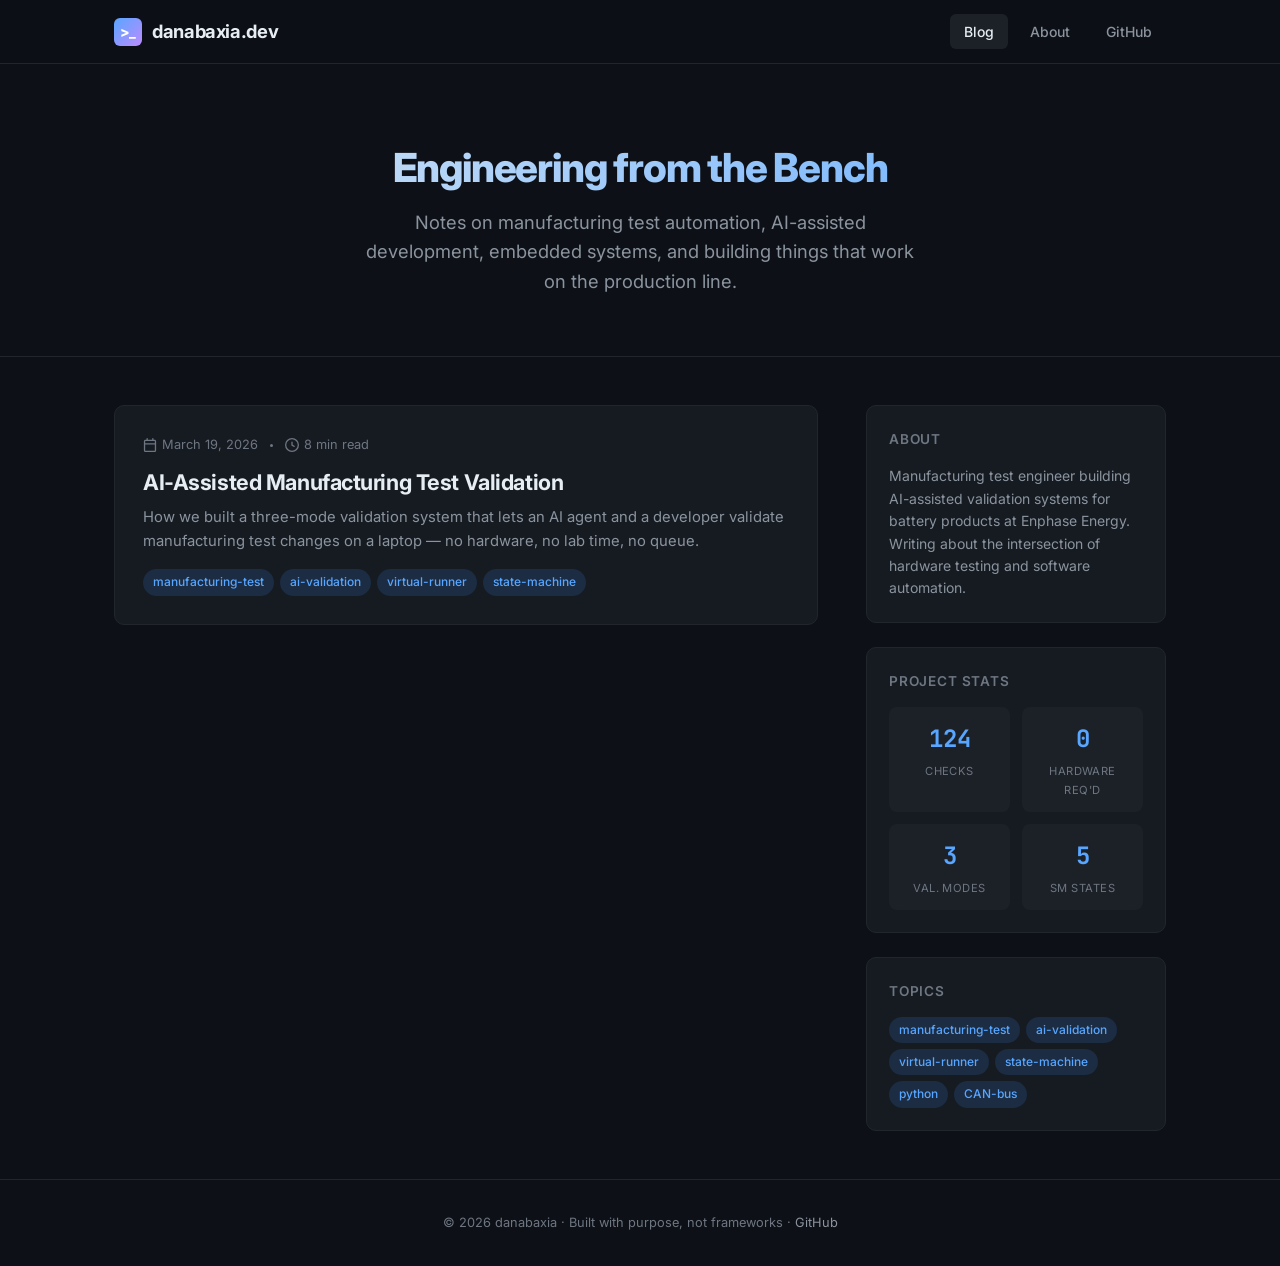
<file: index.html>
<!DOCTYPE html>
<html lang="en">
<head>
  <meta charset="UTF-8">
  <meta name="viewport" content="width=device-width, initial-scale=1.0">
  <title>danabaxia — Engineering Blog</title>
  <meta name="description" content="Technical blog on manufacturing test automation, AI-assisted development, embedded systems, and software engineering.">
  <meta property="og:title" content="danabaxia — Engineering Blog">
  <meta property="og:description" content="Notes on manufacturing test automation, AI-assisted development, and building things that work on the production line.">
  <meta property="og:type" content="website">
  <meta property="og:url" content="https://danabaxia.github.io">
  <meta name="twitter:card" content="summary">
  <link rel="preconnect" href="https://fonts.googleapis.com">
  <link rel="preconnect" href="https://fonts.gstatic.com" crossorigin>
  <link href="https://fonts.googleapis.com/css2?family=Inter:wght@400;500;600;700;800&family=JetBrains+Mono:wght@400;500&display=swap" rel="stylesheet">
  <link rel="stylesheet" href="css/style.css">
</head>
<body>

  <!-- Header -->
  <header class="site-header">
    <div class="header-inner">
      <a href="index.html" class="site-logo">
        <span class="logo-icon">&gt;_</span>
        danabaxia.dev
      </a>
      <nav class="site-nav">
        <a href="index.html" class="active">Blog</a>
        <a href="about.html">About</a>
        <a href="https://github.com/danabaxia" target="_blank" rel="noopener">GitHub</a>
      </nav>
    </div>
  </header>

  <!-- Hero -->
  <section class="hero">
    <h1>Engineering from the Bench</h1>
    <p>Notes on manufacturing test automation, AI-assisted development, embedded systems, and building things that work on the production line.</p>
  </section>

  <!-- Main Content -->
  <main class="container">
    <div class="content-wrapper">

      <!-- Post List -->
      <div class="post-list">

        <article class="post-card">
          <div class="post-card-meta">
            <span class="post-card-date">
              <svg width="14" height="14" viewBox="0 0 16 16" fill="currentColor"><path d="M4.75 0a.75.75 0 0 1 .75.75V2h5V.75a.75.75 0 0 1 1.5 0V2h1.25c.966 0 1.75.784 1.75 1.75v10.5A1.75 1.75 0 0 1 13.25 16H2.75A1.75 1.75 0 0 1 1 14.25V3.75C1 2.784 1.784 2 2.75 2H4V.75A.75.75 0 0 1 4.75 0ZM2.5 7.5v6.75c0 .138.112.25.25.25h10.5a.25.25 0 0 0 .25-.25V7.5Zm10.75-4H2.75a.25.25 0 0 0-.25.25V6h11V3.75a.25.25 0 0 0-.25-.25Z"/></svg>
              March 19, 2026
            </span>
            <span class="meta-dot"></span>
            <span class="reading-time">
              <svg width="14" height="14" viewBox="0 0 16 16" fill="currentColor"><path d="M8 0a8 8 0 1 1 0 16A8 8 0 0 1 8 0ZM1.5 8a6.5 6.5 0 1 0 13 0 6.5 6.5 0 0 0-13 0Zm7.25-3.25v2.992l2.028 1.014a.75.75 0 0 1-.557 1.392l-2.5-1.25A.75.75 0 0 1 7.25 8.25v-3.5a.75.75 0 0 1 1.5 0Z"/></svg>
              8 min read
            </span>
          </div>
          <h2><a href="posts/ai-assisted-manufacturing-test-validation.html">AI-Assisted Manufacturing Test Validation</a></h2>
          <p class="post-card-excerpt">
            How we built a three-mode validation system that lets an AI agent and a developer validate manufacturing test changes on a laptop &mdash; no hardware, no lab time, no queue.
          </p>
          <div class="post-card-tags">
            <span class="tag">manufacturing-test</span>
            <span class="tag">ai-validation</span>
            <span class="tag">virtual-runner</span>
            <span class="tag">state-machine</span>
          </div>
        </article>

      </div>

      <!-- Sidebar -->
      <aside class="sidebar">

        <div class="sidebar-widget about-brief">
          <h3>About</h3>
          <p>Manufacturing test engineer building AI-assisted validation systems for battery products at Enphase Energy. Writing about the intersection of hardware testing and software automation.</p>
        </div>

        <div class="sidebar-widget">
          <h3>Project Stats</h3>
          <div class="stat-grid">
            <div class="stat-item">
              <div class="stat-number">124</div>
              <div class="stat-label">Checks</div>
            </div>
            <div class="stat-item">
              <div class="stat-number">0</div>
              <div class="stat-label">Hardware Req'd</div>
            </div>
            <div class="stat-item">
              <div class="stat-number">3</div>
              <div class="stat-label">Val. Modes</div>
            </div>
            <div class="stat-item">
              <div class="stat-number">5</div>
              <div class="stat-label">SM States</div>
            </div>
          </div>
        </div>

        <div class="sidebar-widget">
          <h3>Topics</h3>
          <div class="tag-cloud">
            <span class="tag">manufacturing-test</span>
            <span class="tag">ai-validation</span>
            <span class="tag">virtual-runner</span>
            <span class="tag">state-machine</span>
            <span class="tag">python</span>
            <span class="tag">CAN-bus</span>
          </div>
        </div>

      </aside>

    </div>
  </main>

  <!-- Footer -->
  <footer class="site-footer">
    <p>&copy; 2026 danabaxia &middot; Built with purpose, not frameworks &middot; <a href="https://github.com/danabaxia" target="_blank" rel="noopener">GitHub</a></p>
  </footer>

</body>
</html>
</file>
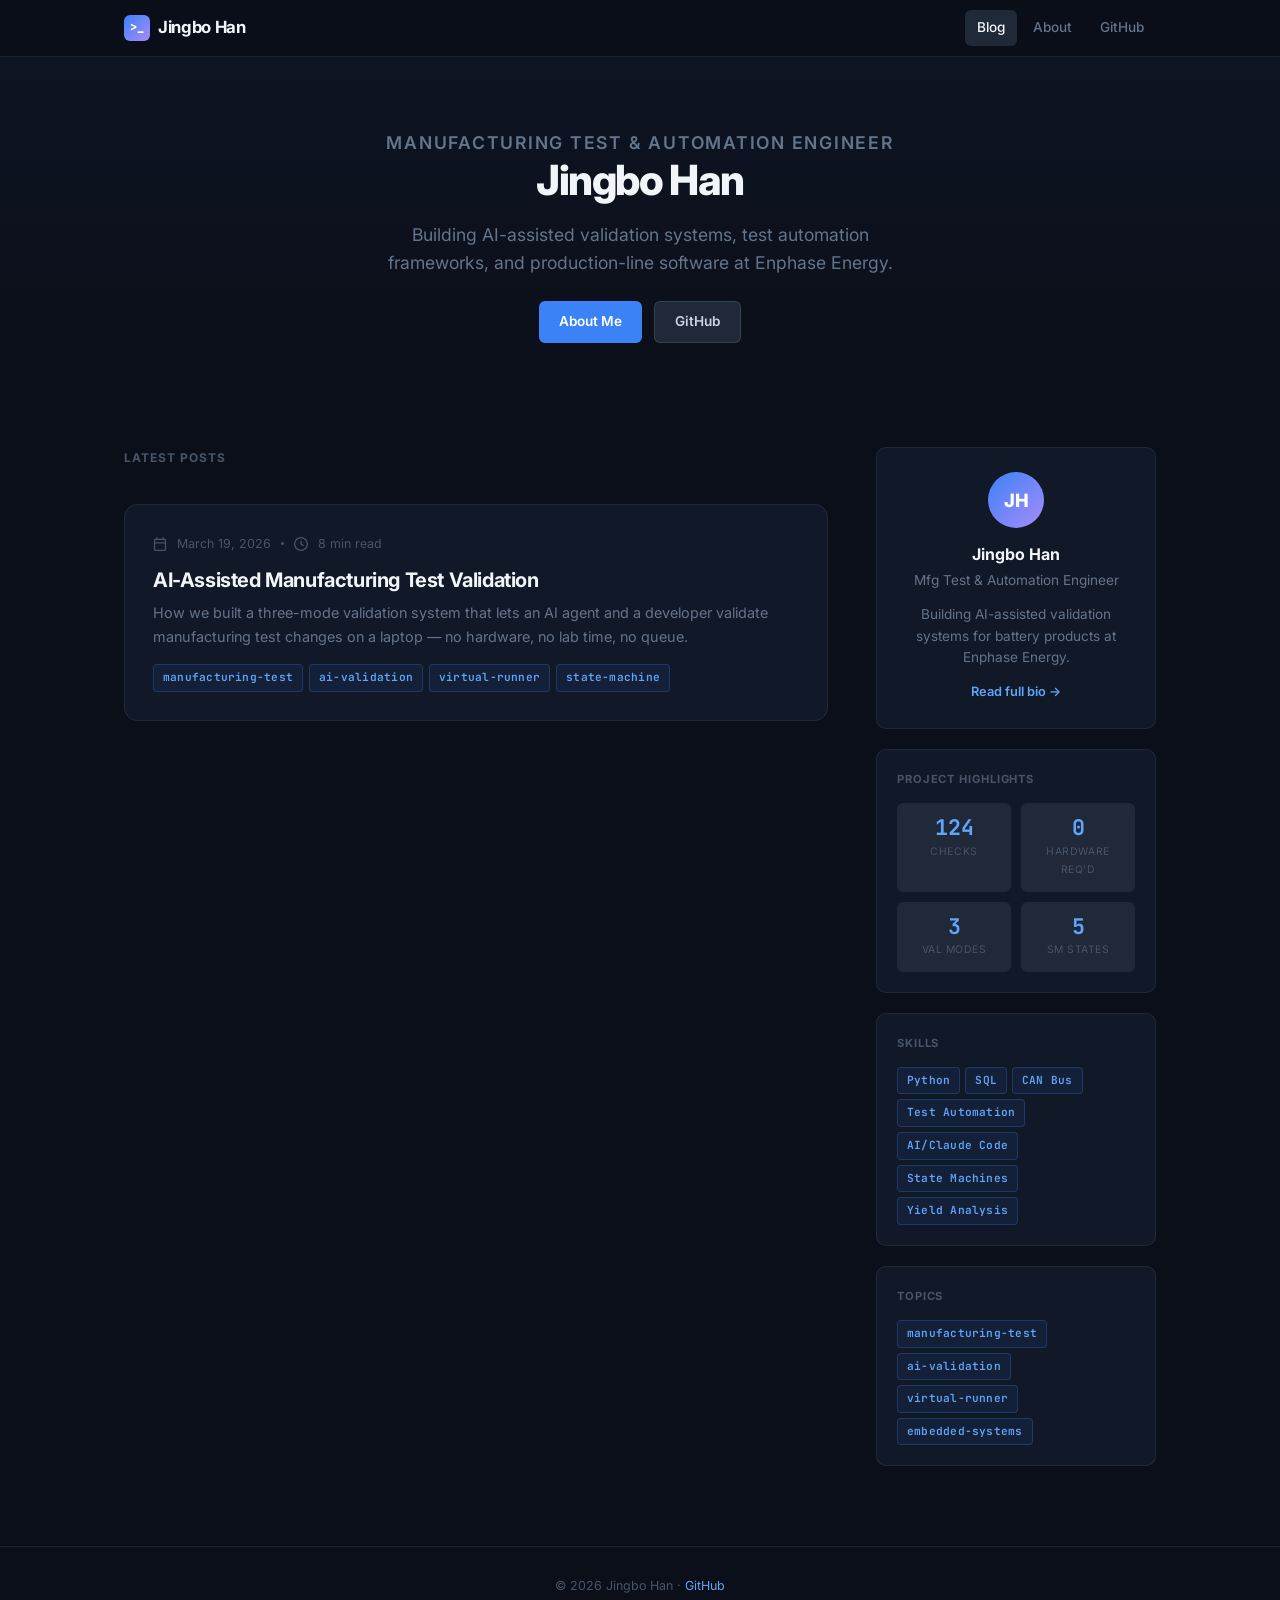
<file: docs/index.html>
<!DOCTYPE html>
<html lang="en">
<head>
  <meta charset="utf-8">
  <meta name="viewport" content="width=device-width, initial-scale=1">
  <title>Jingbo Han — Manufacturing Test &amp; Automation Engineer</title>
  <meta name="description" content="Jingbo Han's engineering blog — manufacturing test automation, AI-assisted development, embedded systems, and production-line software at Enphase Energy.">

  <!-- Open Graph -->
  <meta property="og:type" content="website">
  <meta property="og:title" content="Jingbo Han — Manufacturing Test & Automation Engineer">
  <meta property="og:description" content="Engineering blog on manufacturing test automation, AI-assisted validation, and building things that work on the production line.">
  <meta property="og:url" content="https://danabaxia.github.io">

  <!-- Twitter Card -->
  <meta name="twitter:card" content="summary">
  <meta name="twitter:title" content="Jingbo Han — Engineering Blog">
  <meta name="twitter:description" content="Manufacturing test automation, AI-assisted validation, and production-line software.">

  <link rel="canonical" href="https://danabaxia.github.io">
  <link rel="stylesheet" href="css/style.css">
</head>
<body>

  <nav aria-label="Main navigation">
    <div class="nav-inner">
      <a href="index.html" class="nav-brand">
        <span class="nav-brand-icon">&gt;_</span>
        Jingbo Han
      </a>
      <div class="nav-links">
        <a href="index.html" aria-current="page">Blog</a>
        <a href="about.html">About</a>
        <a href="https://github.com/danabaxia" target="_blank" rel="noopener">GitHub</a>
      </div>
    </div>
  </nav>

  <header class="page-hero">
    <p class="hero-eyebrow">Manufacturing Test &amp; Automation Engineer</p>
    <h1>Jingbo Han</h1>
    <p>Building AI-assisted validation systems, test automation frameworks, and production-line software at Enphase Energy.</p>
    <div class="hero-cta">
      <a href="about.html" class="btn-primary">About Me</a>
      <a href="https://github.com/danabaxia" target="_blank" rel="noopener" class="btn-secondary">GitHub</a>
    </div>
  </header>

  <main class="page-body">
    <div class="two-col">

      <div class="post-feed">
        <h2 class="section-title">Latest Posts</h2>

        <article class="post-card">
          <div class="post-card__meta">
            <svg width="14" height="14" viewBox="0 0 16 16" fill="currentColor"><path d="M4.75 0a.75.75 0 0 1 .75.75V2h5V.75a.75.75 0 0 1 1.5 0V2h1.25c.966 0 1.75.784 1.75 1.75v10.5A1.75 1.75 0 0 1 13.25 16H2.75A1.75 1.75 0 0 1 1 14.25V3.75C1 2.784 1.784 2 2.75 2H4V.75A.75.75 0 0 1 4.75 0ZM2.5 7.5v6.75c0 .138.112.25.25.25h10.5a.25.25 0 0 0 .25-.25V7.5Zm10.75-4H2.75a.25.25 0 0 0-.25.25V6h11V3.75a.25.25 0 0 0-.25-.25Z"/></svg>
            <time datetime="2026-03-19">March 19, 2026</time>
            <span class="post-card__meta-sep"></span>
            <svg width="14" height="14" viewBox="0 0 16 16" fill="currentColor"><path d="M8 0a8 8 0 1 1 0 16A8 8 0 0 1 8 0ZM1.5 8a6.5 6.5 0 1 0 13 0 6.5 6.5 0 0 0-13 0Zm7.25-3.25v2.992l2.028 1.014a.75.75 0 0 1-.557 1.392l-2.5-1.25A.75.75 0 0 1 7.25 8.25v-3.5a.75.75 0 0 1 1.5 0Z"/></svg>
            <span>8 min read</span>
          </div>
          <h3 class="post-card__title">
            <a href="posts/ai-assisted-manufacturing-test-validation.html">AI-Assisted Manufacturing Test Validation</a>
          </h3>
          <p class="post-card__excerpt">How we built a three-mode validation system that lets an AI agent and a developer validate manufacturing test changes on a laptop &mdash; no hardware, no lab time, no queue.</p>
          <div class="tag-row">
            <span class="tag">manufacturing-test</span>
            <span class="tag">ai-validation</span>
            <span class="tag">virtual-runner</span>
            <span class="tag">state-machine</span>
          </div>
        </article>
      </div>

      <aside class="sidebar">
        <div class="widget about-widget">
          <div class="about-mini-avatar">JH</div>
          <h3 class="about-mini-name">Jingbo Han</h3>
          <p class="about-mini-title">Mfg Test &amp; Automation Engineer</p>
          <p>Building AI-assisted validation systems for battery products at Enphase Energy.</p>
          <a href="about.html" class="widget-link">Read full bio &rarr;</a>
        </div>

        <div class="widget">
          <h3 class="widget__heading">Project Highlights</h3>
          <div class="stat-grid">
            <div class="stat-card">
              <div class="stat-card__number">124</div>
              <div class="stat-card__label">Checks</div>
            </div>
            <div class="stat-card">
              <div class="stat-card__number">0</div>
              <div class="stat-card__label">Hardware Req'd</div>
            </div>
            <div class="stat-card">
              <div class="stat-card__number">3</div>
              <div class="stat-card__label">Val Modes</div>
            </div>
            <div class="stat-card">
              <div class="stat-card__number">5</div>
              <div class="stat-card__label">SM States</div>
            </div>
          </div>
        </div>

        <div class="widget">
          <h3 class="widget__heading">Skills</h3>
          <div class="tag-cloud">
            <span class="tag">Python</span>
            <span class="tag">SQL</span>
            <span class="tag">CAN Bus</span>
            <span class="tag">Test Automation</span>
            <span class="tag">AI/Claude Code</span>
            <span class="tag">State Machines</span>
            <span class="tag">Yield Analysis</span>
          </div>
        </div>

        <div class="widget">
          <h3 class="widget__heading">Topics</h3>
          <div class="tag-cloud">
            <span class="tag">manufacturing-test</span>
            <span class="tag">ai-validation</span>
            <span class="tag">virtual-runner</span>
            <span class="tag">embedded-systems</span>
          </div>
        </div>
      </aside>

    </div>
  </main>

  <footer aria-label="Site footer">
    <p>&copy; 2026 Jingbo Han &middot; <a href="https://github.com/danabaxia" target="_blank" rel="noopener">GitHub</a></p>
  </footer>

</body>
</html>
</file>
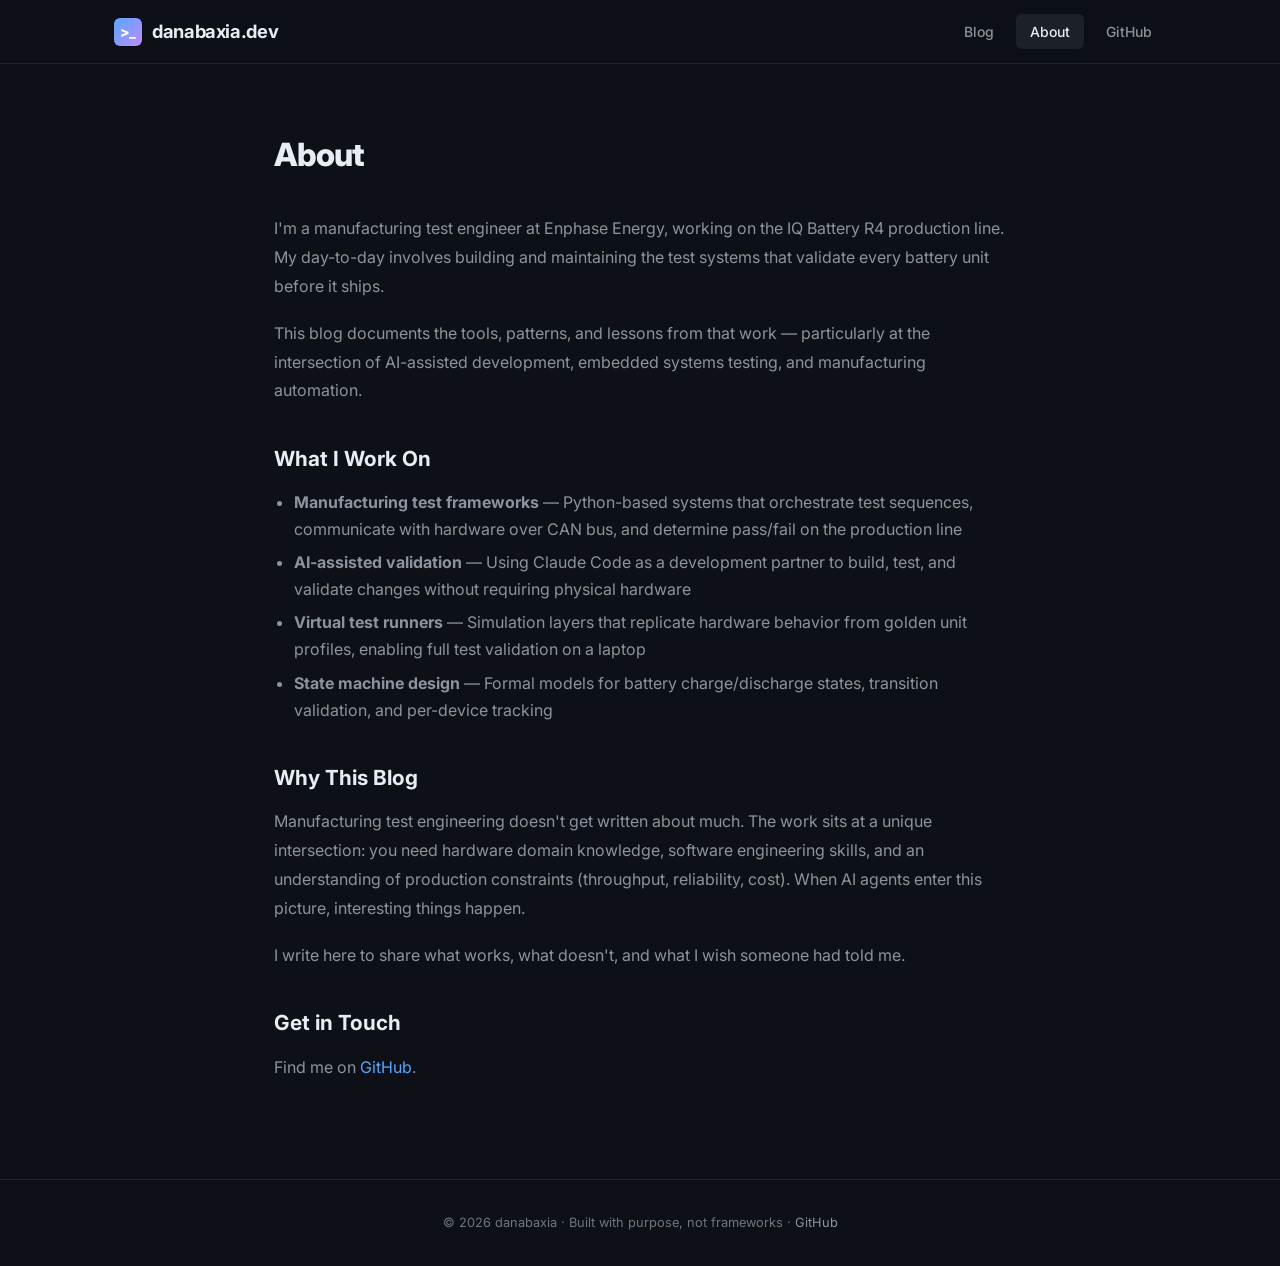
<file: about.html>
<!DOCTYPE html>
<html lang="en">
<head>
  <meta charset="UTF-8">
  <meta name="viewport" content="width=device-width, initial-scale=1.0">
  <title>About — danabaxia</title>
  <meta name="description" content="Manufacturing test engineer building AI-assisted validation systems at Enphase Energy.">
  <link rel="preconnect" href="https://fonts.googleapis.com">
  <link rel="preconnect" href="https://fonts.gstatic.com" crossorigin>
  <link href="https://fonts.googleapis.com/css2?family=Inter:wght@400;500;600;700;800&family=JetBrains+Mono:wght@400;500&display=swap" rel="stylesheet">
  <link rel="stylesheet" href="css/style.css">
</head>
<body>

  <!-- Header -->
  <header class="site-header">
    <div class="header-inner">
      <a href="index.html" class="site-logo">
        <span class="logo-icon">&gt;_</span>
        danabaxia.dev
      </a>
      <nav class="site-nav">
        <a href="index.html">Blog</a>
        <a href="about.html" class="active">About</a>
        <a href="https://github.com/danabaxia" target="_blank" rel="noopener">GitHub</a>
      </nav>
    </div>
  </header>

  <div class="about-content">
    <h1>About</h1>

    <p>I'm a manufacturing test engineer at Enphase Energy, working on the IQ Battery R4 production line. My day-to-day involves building and maintaining the test systems that validate every battery unit before it ships.</p>

    <p>This blog documents the tools, patterns, and lessons from that work &mdash; particularly at the intersection of AI-assisted development, embedded systems testing, and manufacturing automation.</p>

    <h2>What I Work On</h2>
    <ul>
      <li><strong>Manufacturing test frameworks</strong> &mdash; Python-based systems that orchestrate test sequences, communicate with hardware over CAN bus, and determine pass/fail on the production line</li>
      <li><strong>AI-assisted validation</strong> &mdash; Using Claude Code as a development partner to build, test, and validate changes without requiring physical hardware</li>
      <li><strong>Virtual test runners</strong> &mdash; Simulation layers that replicate hardware behavior from golden unit profiles, enabling full test validation on a laptop</li>
      <li><strong>State machine design</strong> &mdash; Formal models for battery charge/discharge states, transition validation, and per-device tracking</li>
    </ul>

    <h2>Why This Blog</h2>
    <p>Manufacturing test engineering doesn't get written about much. The work sits at a unique intersection: you need hardware domain knowledge, software engineering skills, and an understanding of production constraints (throughput, reliability, cost). When AI agents enter this picture, interesting things happen.</p>

    <p>I write here to share what works, what doesn't, and what I wish someone had told me.</p>

    <h2>Get in Touch</h2>
    <p>Find me on <a href="https://github.com/danabaxia" target="_blank" rel="noopener">GitHub</a>.</p>
  </div>

  <!-- Footer -->
  <footer class="site-footer">
    <p>&copy; 2026 danabaxia &middot; Built with purpose, not frameworks &middot; <a href="https://github.com/danabaxia" target="_blank" rel="noopener">GitHub</a></p>
  </footer>

</body>
</html>
</file>
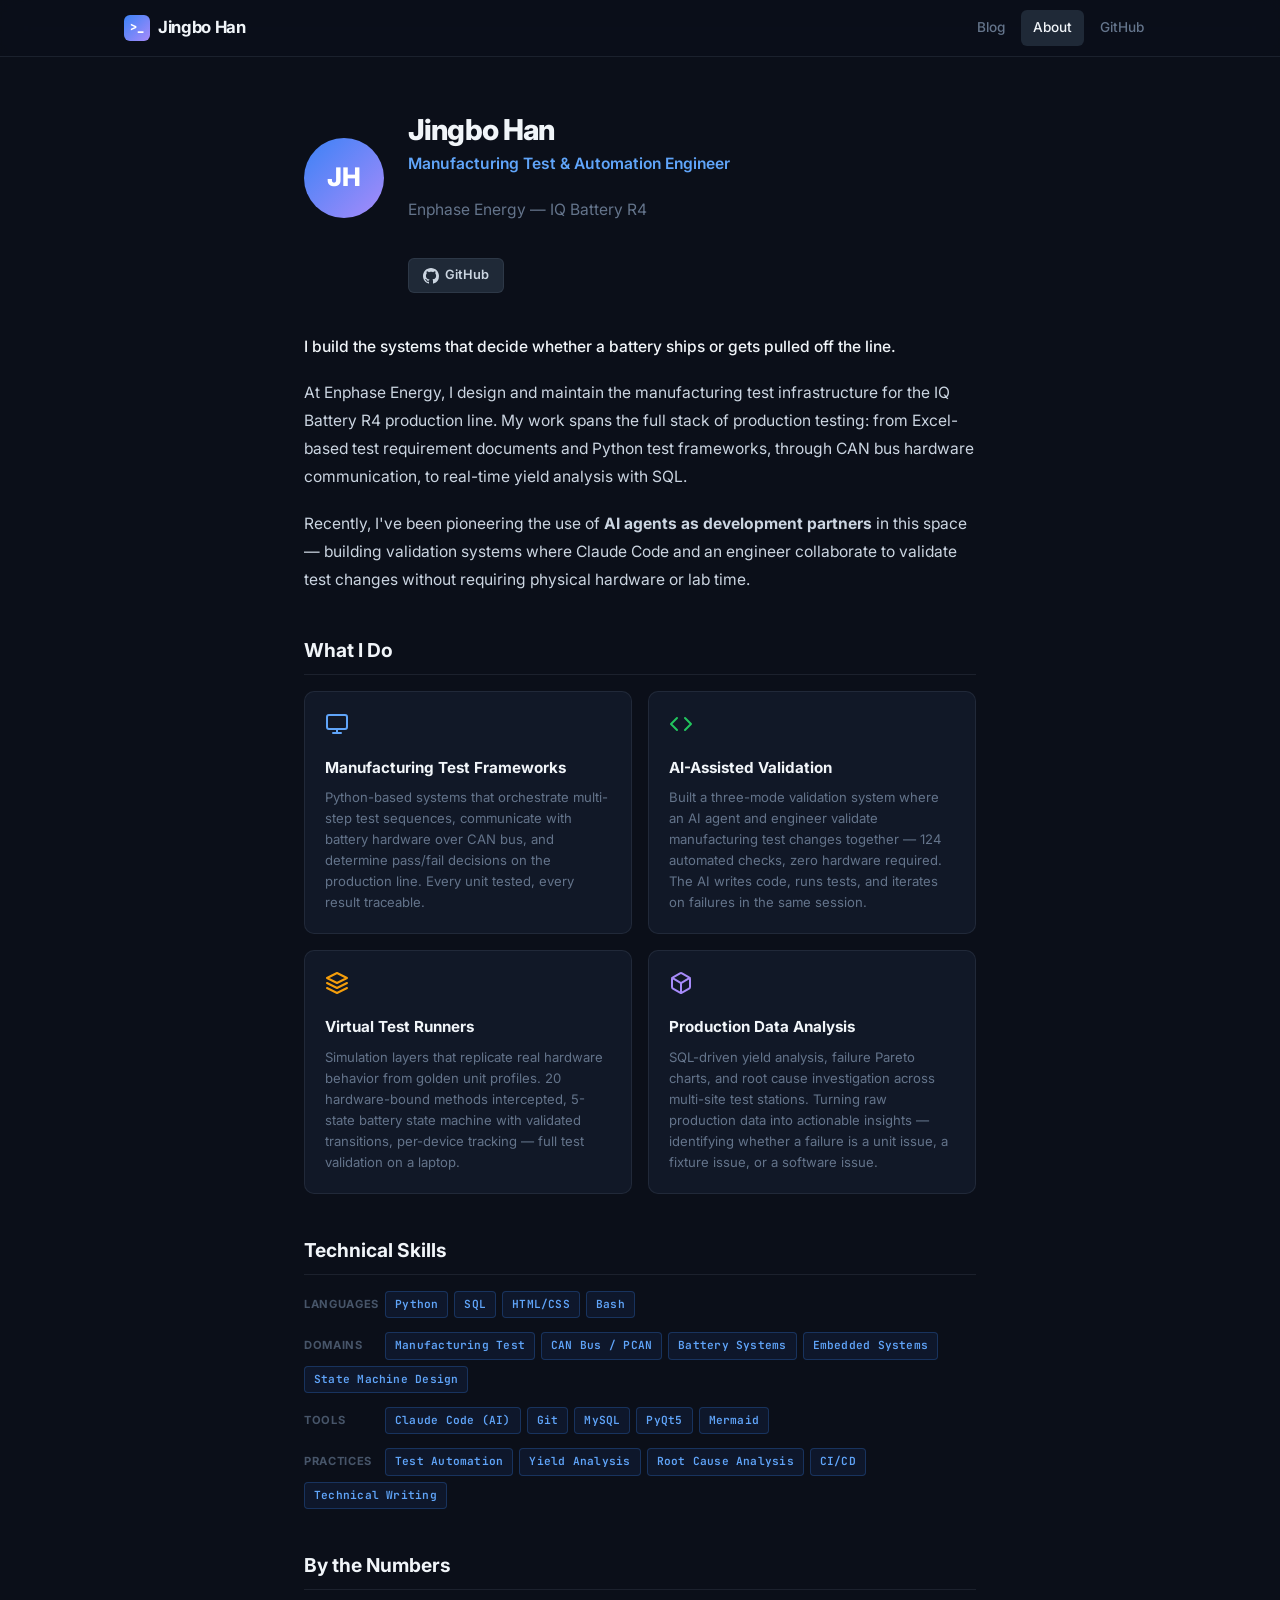
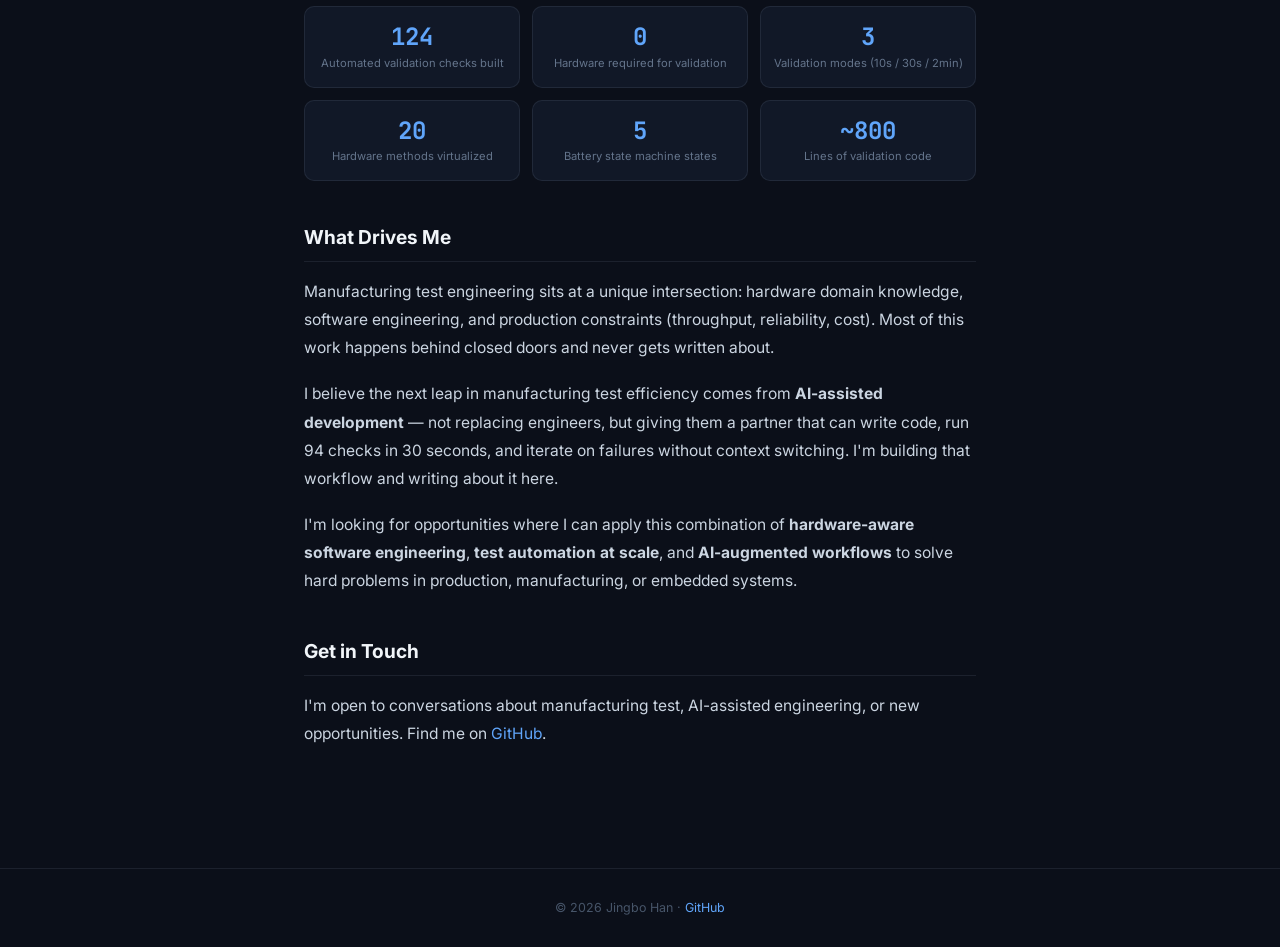
<file: docs/about.html>
<!DOCTYPE html>
<html lang="en">
<head>
  <meta charset="utf-8">
  <meta name="viewport" content="width=device-width, initial-scale=1">
  <title>About — Jingbo Han | Manufacturing Test &amp; Automation Engineer</title>
  <meta name="description" content="Jingbo Han — Manufacturing test engineer at Enphase Energy specializing in AI-assisted validation, Python test frameworks, embedded systems, and production automation.">

  <meta property="og:type" content="profile">
  <meta property="og:title" content="Jingbo Han — Manufacturing Test & Automation Engineer">
  <meta property="og:description" content="Building AI-assisted validation systems for battery manufacturing at Enphase Energy.">
  <meta property="og:url" content="https://danabaxia.github.io/about.html">

  <link rel="canonical" href="https://danabaxia.github.io/about.html">

  <!-- JSON-LD Person Schema -->
  <script type="application/ld+json">
  {
    "@context": "https://schema.org",
    "@type": "Person",
    "name": "Jingbo Han",
    "url": "https://danabaxia.github.io",
    "jobTitle": "Manufacturing Test Engineer",
    "worksFor": {
      "@type": "Organization",
      "name": "Enphase Energy"
    },
    "knowsAbout": [
      "Manufacturing Test Automation",
      "Python",
      "AI-Assisted Development",
      "CAN Bus Communication",
      "State Machine Design",
      "Embedded Systems Testing",
      "Data Analysis",
      "SQL"
    ],
    "sameAs": [
      "https://github.com/danabaxia"
    ]
  }
  </script>

  <link rel="stylesheet" href="css/style.css">
</head>
<body>

  <nav aria-label="Main navigation">
    <div class="nav-inner">
      <a href="index.html" class="nav-brand">
        <span class="nav-brand-icon">&gt;_</span>
        Jingbo Han
      </a>
      <div class="nav-links">
        <a href="index.html">Blog</a>
        <a href="about.html" aria-current="page">About</a>
        <a href="https://github.com/danabaxia" target="_blank" rel="noopener">GitHub</a>
      </div>
    </div>
  </nav>

  <main class="about-body">

    <!-- Identity Header -->
    <div class="about-header">
      <div class="about-avatar">JH</div>
      <div>
        <h1>Jingbo Han</h1>
        <p class="about-role">Manufacturing Test &amp; Automation Engineer</p>
        <p class="about-org">Enphase Energy &mdash; IQ Battery R4</p>
      </div>
    </div>

    <div class="about-links">
      <a href="https://github.com/danabaxia" target="_blank" rel="noopener" class="about-link-btn">
        <svg width="16" height="16" viewBox="0 0 16 16" fill="currentColor"><path d="M8 0C3.58 0 0 3.58 0 8c0 3.54 2.29 6.53 5.47 7.59.4.07.55-.17.55-.38 0-.19-.01-.82-.01-1.49-2.01.37-2.53-.49-2.69-.94-.09-.23-.48-.94-.82-1.13-.28-.15-.68-.52-.01-.53.63-.01 1.08.58 1.23.82.72 1.21 1.87.87 2.33.66.07-.52.28-.87.51-1.07-1.78-.2-3.64-.89-3.64-3.95 0-.87.31-1.59.82-2.15-.08-.2-.36-1.02.08-2.12 0 0 .67-.21 2.2.82.64-.18 1.32-.27 2-.27.68 0 1.36.09 2 .27 1.53-1.04 2.2-.82 2.2-.82.44 1.1.16 1.92.08 2.12.51.56.82 1.27.82 2.15 0 3.07-1.87 3.75-3.65 3.95.29.25.54.73.54 1.48 0 1.07-.01 1.93-.01 2.2 0 .21.15.46.55.38A8.013 8.013 0 0016 8c0-4.42-3.58-8-8-8z"/></svg>
        GitHub
      </a>
    </div>

    <!-- Intro -->
    <section class="about-section">
      <p class="about-lead">I build the systems that decide whether a battery ships or gets pulled off the line.</p>

      <p>At Enphase Energy, I design and maintain the manufacturing test infrastructure for the IQ Battery R4 production line. My work spans the full stack of production testing: from Excel-based test requirement documents and Python test frameworks, through CAN bus hardware communication, to real-time yield analysis with SQL.</p>

      <p>Recently, I've been pioneering the use of <strong>AI agents as development partners</strong> in this space &mdash; building validation systems where Claude Code and an engineer collaborate to validate test changes without requiring physical hardware or lab time.</p>
    </section>

    <!-- What I Do -->
    <section class="about-section">
      <h2>What I Do</h2>

      <div class="skill-grid">
        <div class="skill-card">
          <div class="skill-card__icon" style="color: var(--accent-light);">
            <svg width="24" height="24" viewBox="0 0 24 24" fill="none" stroke="currentColor" stroke-width="2" stroke-linecap="round" stroke-linejoin="round"><rect x="2" y="3" width="20" height="14" rx="2"/><line x1="8" y1="21" x2="16" y2="21"/><line x1="12" y1="17" x2="12" y2="21"/></svg>
          </div>
          <h3>Manufacturing Test Frameworks</h3>
          <p>Python-based systems that orchestrate multi-step test sequences, communicate with battery hardware over CAN bus, and determine pass/fail decisions on the production line. Every unit tested, every result traceable.</p>
        </div>

        <div class="skill-card">
          <div class="skill-card__icon" style="color: var(--green);">
            <svg width="24" height="24" viewBox="0 0 24 24" fill="none" stroke="currentColor" stroke-width="2" stroke-linecap="round" stroke-linejoin="round"><polyline points="16 18 22 12 16 6"/><polyline points="8 6 2 12 8 18"/></svg>
          </div>
          <h3>AI-Assisted Validation</h3>
          <p>Built a three-mode validation system where an AI agent and engineer validate manufacturing test changes together &mdash; 124 automated checks, zero hardware required. The AI writes code, runs tests, and iterates on failures in the same session.</p>
        </div>

        <div class="skill-card">
          <div class="skill-card__icon" style="color: var(--amber);">
            <svg width="24" height="24" viewBox="0 0 24 24" fill="none" stroke="currentColor" stroke-width="2" stroke-linecap="round" stroke-linejoin="round"><path d="M12 2L2 7l10 5 10-5-10-5z"/><path d="M2 17l10 5 10-5"/><path d="M2 12l10 5 10-5"/></svg>
          </div>
          <h3>Virtual Test Runners</h3>
          <p>Simulation layers that replicate real hardware behavior from golden unit profiles. 20 hardware-bound methods intercepted, 5-state battery state machine with validated transitions, per-device tracking &mdash; full test validation on a laptop.</p>
        </div>

        <div class="skill-card">
          <div class="skill-card__icon" style="color: var(--purple);">
            <svg width="24" height="24" viewBox="0 0 24 24" fill="none" stroke="currentColor" stroke-width="2" stroke-linecap="round" stroke-linejoin="round"><path d="M21 16V8a2 2 0 00-1-1.73l-7-4a2 2 0 00-2 0l-7 4A2 2 0 003 8v8a2 2 0 001 1.73l7 4a2 2 0 002 0l7-4A2 2 0 0021 16z"/><polyline points="3.27 6.96 12 12.01 20.73 6.96"/><line x1="12" y1="22.08" x2="12" y2="12"/></svg>
          </div>
          <h3>Production Data Analysis</h3>
          <p>SQL-driven yield analysis, failure Pareto charts, and root cause investigation across multi-site test stations. Turning raw production data into actionable insights &mdash; identifying whether a failure is a unit issue, a fixture issue, or a software issue.</p>
        </div>
      </div>
    </section>

    <!-- Technical Skills -->
    <section class="about-section">
      <h2>Technical Skills</h2>
      <div class="skill-tags">
        <div class="skill-tag-group">
          <span class="skill-tag-label">Languages</span>
          <span class="tag">Python</span>
          <span class="tag">SQL</span>
          <span class="tag">HTML/CSS</span>
          <span class="tag">Bash</span>
        </div>
        <div class="skill-tag-group">
          <span class="skill-tag-label">Domains</span>
          <span class="tag">Manufacturing Test</span>
          <span class="tag">CAN Bus / PCAN</span>
          <span class="tag">Battery Systems</span>
          <span class="tag">Embedded Systems</span>
          <span class="tag">State Machine Design</span>
        </div>
        <div class="skill-tag-group">
          <span class="skill-tag-label">Tools</span>
          <span class="tag">Claude Code (AI)</span>
          <span class="tag">Git</span>
          <span class="tag">MySQL</span>
          <span class="tag">PyQt5</span>
          <span class="tag">Mermaid</span>
        </div>
        <div class="skill-tag-group">
          <span class="skill-tag-label">Practices</span>
          <span class="tag">Test Automation</span>
          <span class="tag">Yield Analysis</span>
          <span class="tag">Root Cause Analysis</span>
          <span class="tag">CI/CD</span>
          <span class="tag">Technical Writing</span>
        </div>
      </div>
    </section>

    <!-- By the Numbers -->
    <section class="about-section">
      <h2>By the Numbers</h2>
      <div class="about-stats">
        <div class="about-stat">
          <div class="about-stat__number">124</div>
          <div class="about-stat__label">Automated validation checks built</div>
        </div>
        <div class="about-stat">
          <div class="about-stat__number">0</div>
          <div class="about-stat__label">Hardware required for validation</div>
        </div>
        <div class="about-stat">
          <div class="about-stat__number">3</div>
          <div class="about-stat__label">Validation modes (10s / 30s / 2min)</div>
        </div>
        <div class="about-stat">
          <div class="about-stat__number">20</div>
          <div class="about-stat__label">Hardware methods virtualized</div>
        </div>
        <div class="about-stat">
          <div class="about-stat__number">5</div>
          <div class="about-stat__label">Battery state machine states</div>
        </div>
        <div class="about-stat">
          <div class="about-stat__number">~800</div>
          <div class="about-stat__label">Lines of validation code</div>
        </div>
      </div>
    </section>

    <!-- What Drives Me -->
    <section class="about-section">
      <h2>What Drives Me</h2>
      <p>Manufacturing test engineering sits at a unique intersection: hardware domain knowledge, software engineering, and production constraints (throughput, reliability, cost). Most of this work happens behind closed doors and never gets written about.</p>

      <p>I believe the next leap in manufacturing test efficiency comes from <strong>AI-assisted development</strong> &mdash; not replacing engineers, but giving them a partner that can write code, run 94 checks in 30 seconds, and iterate on failures without context switching. I'm building that workflow and writing about it here.</p>

      <p>I'm looking for opportunities where I can apply this combination of <strong>hardware-aware software engineering</strong>, <strong>test automation at scale</strong>, and <strong>AI-augmented workflows</strong> to solve hard problems in production, manufacturing, or embedded systems.</p>
    </section>

    <!-- Contact -->
    <section class="about-section">
      <h2>Get in Touch</h2>
      <p>I'm open to conversations about manufacturing test, AI-assisted engineering, or new opportunities. Find me on <a href="https://github.com/danabaxia" target="_blank" rel="noopener">GitHub</a>.</p>
    </section>

  </main>

  <footer aria-label="Site footer">
    <p>&copy; 2026 Jingbo Han &middot; <a href="https://github.com/danabaxia" target="_blank" rel="noopener">GitHub</a></p>
  </footer>

</body>
</html>
</file>
<file: css/style.css>
/* ===== CSS Variables ===== */
:root {
  --bg-primary: #0d1117;
  --bg-secondary: #161b22;
  --bg-tertiary: #1c2128;
  --bg-card: #161b22;
  --bg-card-hover: #1c2128;
  --border: #30363d;
  --border-light: #21262d;
  --text-primary: #e6edf3;
  --text-secondary: #8b949e;
  --text-muted: #6e7681;
  --accent: #58a6ff;
  --accent-hover: #79c0ff;
  --accent-subtle: rgba(56, 139, 253, 0.1);
  --green: #3fb950;
  --green-subtle: rgba(63, 185, 80, 0.1);
  --orange: #d29922;
  --orange-subtle: rgba(210, 153, 34, 0.1);
  --red: #f85149;
  --purple: #bc8cff;
  --tag-bg: rgba(56, 139, 253, 0.15);
  --tag-text: #58a6ff;
  --code-bg: #0d1117;
  --font-sans: 'Inter', -apple-system, BlinkMacSystemFont, 'Segoe UI', Helvetica, Arial, sans-serif;
  --font-mono: 'JetBrains Mono', 'Fira Code', 'Cascadia Code', Consolas, monospace;
  --max-width: 780px;
  --header-height: 64px;
}

/* ===== Reset & Base ===== */
*, *::before, *::after {
  margin: 0;
  padding: 0;
  box-sizing: border-box;
}

html {
  scroll-behavior: smooth;
  font-size: 16px;
}

body {
  font-family: var(--font-sans);
  background: var(--bg-primary);
  color: var(--text-primary);
  line-height: 1.7;
  -webkit-font-smoothing: antialiased;
  -moz-osx-font-smoothing: grayscale;
}

a {
  color: var(--accent);
  text-decoration: none;
  transition: color 0.2s;
}

a:hover {
  color: var(--accent-hover);
}

img {
  max-width: 100%;
  height: auto;
}

/* ===== Header / Nav ===== */
.site-header {
  position: sticky;
  top: 0;
  z-index: 100;
  background: rgba(13, 17, 23, 0.85);
  backdrop-filter: blur(12px);
  -webkit-backdrop-filter: blur(12px);
  border-bottom: 1px solid var(--border-light);
  height: var(--header-height);
}

.header-inner {
  max-width: 1100px;
  margin: 0 auto;
  padding: 0 24px;
  height: 100%;
  display: flex;
  align-items: center;
  justify-content: space-between;
}

.site-logo {
  display: flex;
  align-items: center;
  gap: 10px;
  font-weight: 700;
  font-size: 1.15rem;
  color: var(--text-primary);
  letter-spacing: -0.02em;
}

.site-logo:hover {
  color: var(--text-primary);
}

.logo-icon {
  width: 28px;
  height: 28px;
  background: linear-gradient(135deg, var(--accent), var(--purple));
  border-radius: 6px;
  display: flex;
  align-items: center;
  justify-content: center;
  font-size: 14px;
  color: #fff;
  font-weight: 800;
}

.site-nav {
  display: flex;
  align-items: center;
  gap: 8px;
}

.site-nav a {
  padding: 6px 14px;
  border-radius: 6px;
  font-size: 0.875rem;
  font-weight: 500;
  color: var(--text-secondary);
  transition: all 0.2s;
}

.site-nav a:hover,
.site-nav a.active {
  color: var(--text-primary);
  background: var(--bg-tertiary);
}

/* ===== Hero ===== */
.hero {
  padding: 80px 24px 60px;
  text-align: center;
  border-bottom: 1px solid var(--border-light);
}

.hero h1 {
  font-size: 2.5rem;
  font-weight: 800;
  letter-spacing: -0.03em;
  line-height: 1.2;
  margin-bottom: 16px;
  background: linear-gradient(135deg, var(--text-primary) 0%, var(--accent) 100%);
  -webkit-background-clip: text;
  -webkit-text-fill-color: transparent;
  background-clip: text;
}

.hero p {
  font-size: 1.15rem;
  color: var(--text-secondary);
  max-width: 560px;
  margin: 0 auto;
  line-height: 1.6;
}

/* ===== Main Content ===== */
.container {
  max-width: 1100px;
  margin: 0 auto;
  padding: 0 24px;
}

.content-wrapper {
  display: grid;
  grid-template-columns: 1fr 300px;
  gap: 48px;
  padding: 48px 0;
}

/* ===== Post Cards ===== */
.post-list {
  display: flex;
  flex-direction: column;
  gap: 20px;
}

.post-card {
  background: var(--bg-card);
  border: 1px solid var(--border-light);
  border-radius: 10px;
  padding: 28px;
  transition: all 0.25s ease;
}

.post-card:hover {
  background: var(--bg-card-hover);
  border-color: var(--border);
  transform: translateY(-2px);
  box-shadow: 0 8px 24px rgba(0, 0, 0, 0.3);
}

.post-card-meta {
  display: flex;
  align-items: center;
  gap: 12px;
  margin-bottom: 12px;
  font-size: 0.8rem;
  color: var(--text-muted);
}

.post-card-date {
  display: flex;
  align-items: center;
  gap: 5px;
}

.reading-time {
  display: flex;
  align-items: center;
  gap: 5px;
}

.meta-dot {
  width: 3px;
  height: 3px;
  background: var(--text-muted);
  border-radius: 50%;
}

.post-card h2 {
  font-size: 1.35rem;
  font-weight: 700;
  letter-spacing: -0.02em;
  margin-bottom: 10px;
  line-height: 1.3;
}

.post-card h2 a {
  color: var(--text-primary);
}

.post-card h2 a:hover {
  color: var(--accent);
}

.post-card-excerpt {
  color: var(--text-secondary);
  font-size: 0.925rem;
  line-height: 1.6;
  margin-bottom: 16px;
}

.post-card-tags {
  display: flex;
  flex-wrap: wrap;
  gap: 6px;
}

.tag {
  display: inline-block;
  padding: 3px 10px;
  border-radius: 20px;
  font-size: 0.75rem;
  font-weight: 500;
  background: var(--tag-bg);
  color: var(--tag-text);
  transition: background 0.2s;
}

.tag:hover {
  background: rgba(56, 139, 253, 0.25);
}

/* ===== Sidebar ===== */
.sidebar {
  display: flex;
  flex-direction: column;
  gap: 24px;
}

.sidebar-widget {
  background: var(--bg-card);
  border: 1px solid var(--border-light);
  border-radius: 10px;
  padding: 22px;
}

.sidebar-widget h3 {
  font-size: 0.85rem;
  font-weight: 600;
  text-transform: uppercase;
  letter-spacing: 0.06em;
  color: var(--text-muted);
  margin-bottom: 14px;
}

.about-brief p {
  font-size: 0.875rem;
  color: var(--text-secondary);
  line-height: 1.6;
}

.tag-cloud {
  display: flex;
  flex-wrap: wrap;
  gap: 6px;
}

.stat-grid {
  display: grid;
  grid-template-columns: 1fr 1fr;
  gap: 12px;
}

.stat-item {
  text-align: center;
  padding: 12px 8px;
  background: var(--bg-tertiary);
  border-radius: 8px;
}

.stat-number {
  font-size: 1.5rem;
  font-weight: 700;
  color: var(--accent);
  font-family: var(--font-mono);
}

.stat-label {
  font-size: 0.7rem;
  color: var(--text-muted);
  text-transform: uppercase;
  letter-spacing: 0.04em;
  margin-top: 2px;
}

/* ===== Article / Post Page ===== */
.article-header {
  padding: 64px 24px 40px;
  text-align: center;
  border-bottom: 1px solid var(--border-light);
}

.article-header .post-card-meta {
  justify-content: center;
  margin-bottom: 20px;
}

.article-header h1 {
  font-size: 2.2rem;
  font-weight: 800;
  letter-spacing: -0.03em;
  line-height: 1.25;
  max-width: var(--max-width);
  margin: 0 auto 16px;
}

.article-header .post-card-tags {
  justify-content: center;
}

.article-body {
  max-width: var(--max-width);
  margin: 0 auto;
  padding: 48px 24px 80px;
}

.article-body h2 {
  font-size: 1.6rem;
  font-weight: 700;
  letter-spacing: -0.02em;
  margin: 48px 0 16px;
  padding-bottom: 8px;
  border-bottom: 1px solid var(--border-light);
}

.article-body h3 {
  font-size: 1.2rem;
  font-weight: 600;
  margin: 36px 0 12px;
  color: var(--text-primary);
}

.article-body p {
  margin-bottom: 18px;
  color: var(--text-secondary);
  font-size: 1rem;
  line-height: 1.8;
}

.article-body strong {
  color: var(--text-primary);
  font-weight: 600;
}

.article-body em {
  color: var(--text-secondary);
  font-style: italic;
}

.article-body ul, .article-body ol {
  margin: 0 0 18px 20px;
  color: var(--text-secondary);
}

.article-body li {
  margin-bottom: 6px;
  line-height: 1.7;
}

.article-body li strong {
  color: var(--text-primary);
}

.article-body hr {
  border: none;
  border-top: 1px solid var(--border-light);
  margin: 40px 0;
}

/* Inline code */
.article-body code {
  font-family: var(--font-mono);
  font-size: 0.875em;
  background: var(--bg-tertiary);
  padding: 2px 7px;
  border-radius: 4px;
  color: var(--accent);
}

/* Code blocks */
.article-body pre {
  background: var(--code-bg);
  border: 1px solid var(--border);
  border-radius: 8px;
  padding: 20px 24px;
  margin: 0 0 24px;
  overflow-x: auto;
  font-size: 0.85rem;
  line-height: 1.6;
}

.article-body pre code {
  background: none;
  padding: 0;
  border-radius: 0;
  color: var(--text-secondary);
  font-size: inherit;
}

/* Callout boxes */
.callout {
  border-radius: 8px;
  padding: 18px 22px;
  margin: 0 0 24px;
  border-left: 3px solid;
}

.callout-title {
  font-weight: 600;
  font-size: 0.85rem;
  text-transform: uppercase;
  letter-spacing: 0.04em;
  margin-bottom: 8px;
  display: flex;
  align-items: center;
  gap: 6px;
}

.callout p {
  margin-bottom: 0;
  font-size: 0.925rem;
}

.callout ul {
  margin: 8px 0 0 18px;
  font-size: 0.925rem;
}

.callout li {
  margin-bottom: 4px;
}

.callout-summary {
  background: var(--accent-subtle);
  border-color: var(--accent);
}
.callout-summary .callout-title { color: var(--accent); }

.callout-tip {
  background: var(--green-subtle);
  border-color: var(--green);
}
.callout-tip .callout-title { color: var(--green); }

.callout-warning {
  background: var(--orange-subtle);
  border-color: var(--orange);
}
.callout-warning .callout-title { color: var(--orange); }

.callout-important {
  background: rgba(188, 140, 255, 0.1);
  border-color: var(--purple);
}
.callout-important .callout-title { color: var(--purple); }

.callout-question {
  background: var(--orange-subtle);
  border-color: var(--orange);
}
.callout-question .callout-title { color: var(--orange); }

.callout-success {
  background: var(--green-subtle);
  border-color: var(--green);
}
.callout-success .callout-title { color: var(--green); }

.callout-note {
  background: var(--accent-subtle);
  border-color: var(--accent);
}
.callout-note .callout-title { color: var(--accent); }

.callout-info {
  background: var(--accent-subtle);
  border-color: var(--accent);
}
.callout-info .callout-title { color: var(--accent); }

/* Tables */
.article-body table {
  width: 100%;
  border-collapse: collapse;
  margin: 0 0 24px;
  font-size: 0.9rem;
}

.article-body th {
  background: var(--bg-tertiary);
  font-weight: 600;
  text-align: left;
  padding: 10px 14px;
  border: 1px solid var(--border);
  color: var(--text-primary);
}

.article-body td {
  padding: 10px 14px;
  border: 1px solid var(--border-light);
  color: var(--text-secondary);
}

.article-body tr:hover td {
  background: var(--bg-secondary);
}

/* Highlight / mark */
mark {
  background: rgba(210, 153, 34, 0.25);
  color: var(--orange);
  padding: 1px 5px;
  border-radius: 3px;
}

/* Mermaid diagrams */
.mermaid {
  background: var(--bg-tertiary);
  border: 1px solid var(--border-light);
  border-radius: 8px;
  padding: 24px;
  margin: 0 0 24px;
  text-align: center;
}

/* ===== About Page ===== */
.about-content {
  max-width: var(--max-width);
  margin: 0 auto;
  padding: 64px 24px 80px;
}

.about-content h1 {
  font-size: 2rem;
  font-weight: 800;
  letter-spacing: -0.03em;
  margin-bottom: 32px;
}

.about-content h2 {
  font-size: 1.3rem;
  font-weight: 700;
  margin: 36px 0 12px;
}

.about-content p {
  color: var(--text-secondary);
  line-height: 1.8;
  margin-bottom: 18px;
}

.about-content ul {
  color: var(--text-secondary);
  margin: 0 0 18px 20px;
}

.about-content li {
  margin-bottom: 6px;
  line-height: 1.7;
}

/* ===== Back link ===== */
.back-link {
  display: inline-flex;
  align-items: center;
  gap: 6px;
  font-size: 0.875rem;
  color: var(--text-muted);
  margin-bottom: 24px;
  transition: color 0.2s;
}

.back-link:hover {
  color: var(--accent);
}

/* ===== Footer ===== */
.site-footer {
  border-top: 1px solid var(--border-light);
  padding: 32px 24px;
  text-align: center;
  color: var(--text-muted);
  font-size: 0.8rem;
}

.site-footer a {
  color: var(--text-secondary);
}

/* ===== Responsive ===== */
@media (max-width: 900px) {
  .content-wrapper {
    grid-template-columns: 1fr;
  }

  .sidebar {
    order: -1;
    flex-direction: row;
    flex-wrap: wrap;
  }

  .sidebar-widget {
    flex: 1 1 260px;
  }
}

@media (max-width: 640px) {
  .hero h1 {
    font-size: 1.8rem;
  }

  .hero p {
    font-size: 1rem;
  }

  .article-header h1 {
    font-size: 1.6rem;
  }

  .post-card {
    padding: 20px;
  }

  .header-inner {
    padding: 0 16px;
  }

  .site-nav a {
    padding: 6px 10px;
    font-size: 0.8rem;
  }
}

/* ===== Scrollbar ===== */
::-webkit-scrollbar {
  width: 8px;
  height: 8px;
}

::-webkit-scrollbar-track {
  background: var(--bg-primary);
}

::-webkit-scrollbar-thumb {
  background: var(--border);
  border-radius: 4px;
}

::-webkit-scrollbar-thumb:hover {
  background: var(--text-muted);
}

/* ===== Selection ===== */
::selection {
  background: rgba(56, 139, 253, 0.3);
  color: var(--text-primary);
}
</file>
<file: docs/css/style.css>
/* ===== Fonts ===== */
@import url('https://fonts.googleapis.com/css2?family=Inter:wght@400;500;600;700;800&family=JetBrains+Mono:wght@400;500&display=swap');

/* ===== CSS Variables ===== */
:root {
  --bg-body: #0b0f19;
  --bg-surface: #111827;
  --bg-elevated: #1f2937;
  --bg-hover: #263044;
  --border-default: rgba(148, 163, 184, 0.12);
  --border-strong: rgba(148, 163, 184, 0.2);
  --text-heading: #f1f5f9;
  --text-body: #cbd5e1;
  --text-muted: #64748b;
  --text-faint: #475569;
  --accent: #3b82f6;
  --accent-light: #60a5fa;
  --accent-wash: rgba(59, 130, 246, 0.08);
  --accent-border: rgba(59, 130, 246, 0.25);
  --green: #22c55e;
  --green-wash: rgba(34, 197, 94, 0.08);
  --green-border: rgba(34, 197, 94, 0.3);
  --amber: #f59e0b;
  --amber-wash: rgba(245, 158, 11, 0.08);
  --amber-border: rgba(245, 158, 11, 0.3);
  --red: #ef4444;
  --purple: #a78bfa;
  --purple-wash: rgba(167, 139, 250, 0.08);
  --purple-border: rgba(167, 139, 250, 0.3);
  --font-sans: 'Inter', -apple-system, BlinkMacSystemFont, 'Segoe UI', system-ui, sans-serif;
  --font-mono: 'JetBrains Mono', 'Fira Code', 'Cascadia Code', ui-monospace, monospace;
  --content-width: 720px;
  --page-width: 1080px;
  --radius-sm: 6px;
  --radius-md: 10px;
  --radius-lg: 14px;
}

/* ===== Reset ===== */
*, *::before, *::after { margin: 0; padding: 0; box-sizing: border-box; }

html { font-size: 16px; scroll-behavior: smooth; }

body {
  font-family: var(--font-sans);
  background: var(--bg-body);
  color: var(--text-body);
  line-height: 1.75;
  -webkit-font-smoothing: antialiased;
  -moz-osx-font-smoothing: grayscale;
  min-height: 100vh;
  display: flex;
  flex-direction: column;
}

a { color: var(--accent-light); text-decoration: none; transition: color .15s ease; }
a:hover { color: #93c5fd; }
img { max-width: 100%; height: auto; display: block; }

/* ===== Nav ===== */
nav[aria-label="Main navigation"] {
  position: sticky;
  top: 0;
  z-index: 50;
  background: rgba(11, 15, 25, 0.82);
  backdrop-filter: blur(16px) saturate(180%);
  -webkit-backdrop-filter: blur(16px) saturate(180%);
  border-bottom: 1px solid var(--border-default);
}

.nav-inner {
  max-width: var(--page-width);
  margin: 0 auto;
  padding: 0 1.5rem;
  height: 56px;
  display: flex;
  align-items: center;
  justify-content: space-between;
}

.nav-brand {
  font-weight: 700;
  font-size: 1.05rem;
  color: var(--text-heading);
  display: flex;
  align-items: center;
  gap: 8px;
  letter-spacing: -0.02em;
}

.nav-brand:hover { color: var(--text-heading); }

.nav-brand-icon {
  display: inline-flex;
  align-items: center;
  justify-content: center;
  width: 26px;
  height: 26px;
  background: linear-gradient(135deg, var(--accent), var(--purple));
  border-radius: var(--radius-sm);
  font-size: 12px;
  font-weight: 800;
  color: #fff;
  font-family: var(--font-mono);
}

.nav-links { display: flex; gap: 4px; }

.nav-links a {
  font-size: 0.85rem;
  font-weight: 500;
  color: var(--text-muted);
  padding: 6px 12px;
  border-radius: var(--radius-sm);
  transition: all .15s ease;
}

.nav-links a:hover,
.nav-links a[aria-current="page"] {
  color: var(--text-heading);
  background: var(--bg-elevated);
}

/* ===== Page Hero ===== */
.page-hero {
  text-align: center;
  padding: 4.5rem 1.5rem 3.5rem;
  background: linear-gradient(180deg, rgba(59,130,246,.04) 0%, transparent 100%);
}

.page-hero h1 {
  font-size: clamp(1.8rem, 4vw, 2.6rem);
  font-weight: 800;
  letter-spacing: -0.035em;
  line-height: 1.15;
  color: var(--text-heading);
  margin-bottom: 1rem;
}

.page-hero > p {
  font-size: 1.1rem;
  color: var(--text-muted);
  max-width: 520px;
  margin: 0 auto;
  line-height: 1.6;
}

/* ===== Layout ===== */
.page-body {
  max-width: var(--page-width);
  margin: 0 auto;
  padding: 3rem 1.5rem 5rem;
  width: 100%;
  flex: 1;
}

.two-col {
  display: grid;
  grid-template-columns: 1fr 280px;
  gap: 3rem;
  align-items: start;
}

/* ===== Post Cards ===== */
.post-feed { display: flex; flex-direction: column; gap: 1.25rem; }

.post-card {
  background: var(--bg-surface);
  border: 1px solid var(--border-default);
  border-radius: var(--radius-lg);
  padding: 1.75rem;
  transition: border-color .2s ease, box-shadow .2s ease, transform .2s ease;
}

.post-card:hover {
  border-color: var(--border-strong);
  box-shadow: 0 4px 20px rgba(0, 0, 0, 0.25);
  transform: translateY(-1px);
}

.post-card__meta {
  display: flex;
  align-items: center;
  gap: 10px;
  font-size: 0.78rem;
  color: var(--text-faint);
  margin-bottom: 0.75rem;
}

.post-card__meta svg { flex-shrink: 0; }
.post-card__meta-sep { width: 3px; height: 3px; border-radius: 50%; background: var(--text-faint); }

.post-card__title {
  font-size: 1.25rem;
  font-weight: 700;
  letter-spacing: -0.02em;
  line-height: 1.3;
  margin-bottom: 0.5rem;
}

.post-card__title a { color: var(--text-heading); }
.post-card__title a:hover { color: var(--accent-light); }

.post-card__excerpt {
  font-size: 0.9rem;
  line-height: 1.65;
  color: var(--text-muted);
  margin-bottom: 1rem;
}

.tag-row { display: flex; flex-wrap: wrap; gap: 6px; }

.tag {
  display: inline-block;
  font-size: 0.7rem;
  font-weight: 600;
  font-family: var(--font-mono);
  letter-spacing: 0.02em;
  padding: 3px 9px;
  border-radius: 4px;
  background: var(--accent-wash);
  color: var(--accent-light);
  border: 1px solid var(--accent-border);
}

/* ===== Sidebar ===== */
.sidebar { display: flex; flex-direction: column; gap: 1.25rem; }

.widget {
  background: var(--bg-surface);
  border: 1px solid var(--border-default);
  border-radius: var(--radius-md);
  padding: 1.25rem;
}

.widget__heading {
  font-size: 0.7rem;
  font-weight: 700;
  text-transform: uppercase;
  letter-spacing: 0.08em;
  color: var(--text-faint);
  margin-bottom: 0.85rem;
}

.widget p { font-size: 0.85rem; color: var(--text-muted); line-height: 1.6; }

.stat-grid {
  display: grid;
  grid-template-columns: 1fr 1fr;
  gap: 10px;
}

.stat-card {
  text-align: center;
  padding: 0.75rem 0.5rem;
  background: var(--bg-elevated);
  border-radius: var(--radius-sm);
}

.stat-card__number {
  font-family: var(--font-mono);
  font-size: 1.35rem;
  font-weight: 700;
  color: var(--accent-light);
  line-height: 1.2;
}

.stat-card__label {
  font-size: 0.65rem;
  text-transform: uppercase;
  letter-spacing: 0.05em;
  color: var(--text-faint);
  margin-top: 2px;
}

.tag-cloud { display: flex; flex-wrap: wrap; gap: 5px; }

/* ===== Article ===== */
.article-hero {
  text-align: center;
  padding: 3.5rem 1.5rem 2.5rem;
  background: linear-gradient(180deg, rgba(59,130,246,.04) 0%, transparent 100%);
}

.article-hero .post-card__meta {
  justify-content: center;
  margin-bottom: 1.25rem;
}

.article-hero h1 {
  font-size: clamp(1.6rem, 3.5vw, 2.2rem);
  font-weight: 800;
  letter-spacing: -0.03em;
  line-height: 1.2;
  color: var(--text-heading);
  max-width: var(--content-width);
  margin: 0 auto 1rem;
}

.article-hero .tag-row { justify-content: center; }

.article-content {
  max-width: var(--content-width);
  margin: 0 auto;
  padding: 3rem 1.5rem 5rem;
}

.article-content > .back-link {
  display: inline-flex;
  align-items: center;
  gap: 4px;
  font-size: 0.85rem;
  color: var(--text-faint);
  margin-bottom: 2rem;
  transition: color .15s;
}

.article-content > .back-link:hover { color: var(--accent-light); }

/* Prose */
.article-content h2 {
  font-size: 1.45rem;
  font-weight: 700;
  letter-spacing: -0.02em;
  color: var(--text-heading);
  margin: 3rem 0 0.85rem;
  padding-bottom: 0.5rem;
  border-bottom: 1px solid var(--border-default);
}

.article-content h3 {
  font-size: 1.1rem;
  font-weight: 600;
  color: var(--text-heading);
  margin: 2rem 0 0.65rem;
}

.article-content p {
  margin-bottom: 1.15rem;
  font-size: 0.975rem;
  line-height: 1.8;
}

.article-content strong { color: var(--text-heading); font-weight: 600; }

.article-content ul, .article-content ol {
  margin: 0 0 1.15rem 1.25rem;
}

.article-content li {
  margin-bottom: 0.4rem;
  font-size: 0.975rem;
  line-height: 1.7;
}

.article-content li strong { color: var(--text-heading); }

.article-content hr {
  border: none;
  border-top: 1px solid var(--border-default);
  margin: 2.5rem 0;
}

.article-content code {
  font-family: var(--font-mono);
  font-size: 0.85em;
  background: var(--bg-elevated);
  border: 1px solid var(--border-default);
  padding: 1px 6px;
  border-radius: 4px;
  color: var(--accent-light);
}

.article-content pre {
  background: var(--bg-surface);
  border: 1px solid var(--border-default);
  border-radius: var(--radius-md);
  padding: 1.25rem 1.5rem;
  overflow-x: auto;
  margin: 0 0 1.5rem;
  font-size: 0.82rem;
  line-height: 1.65;
}

.article-content pre code {
  background: none;
  border: none;
  padding: 0;
  color: var(--text-body);
}

/* Callouts */
.callout {
  border-radius: var(--radius-md);
  padding: 1.15rem 1.35rem;
  margin: 0 0 1.5rem;
  border-left: 3px solid;
}

.callout__label {
  font-weight: 700;
  font-size: 0.72rem;
  text-transform: uppercase;
  letter-spacing: 0.06em;
  margin-bottom: 0.45rem;
  display: flex;
  align-items: center;
  gap: 5px;
}

.callout p { margin-bottom: 0; font-size: 0.92rem; line-height: 1.7; }
.callout ul { margin: 0.5rem 0 0 1.1rem; font-size: 0.92rem; }
.callout li { margin-bottom: 0.25rem; line-height: 1.65; }

.callout--blue   { background: var(--accent-wash); border-color: var(--accent); }
.callout--blue .callout__label { color: var(--accent-light); }

.callout--green  { background: var(--green-wash); border-color: var(--green); }
.callout--green .callout__label { color: var(--green); }

.callout--amber  { background: var(--amber-wash); border-color: var(--amber); }
.callout--amber .callout__label { color: var(--amber); }

.callout--purple { background: var(--purple-wash); border-color: var(--purple); }
.callout--purple .callout__label { color: var(--purple); }

/* Tables */
.article-content table {
  width: 100%;
  border-collapse: collapse;
  margin: 0 0 1.5rem;
  font-size: 0.875rem;
}

.article-content th {
  background: var(--bg-elevated);
  font-weight: 600;
  text-align: left;
  padding: 0.6rem 1rem;
  border: 1px solid var(--border-default);
  color: var(--text-heading);
  font-size: 0.82rem;
}

.article-content td {
  padding: 0.6rem 1rem;
  border: 1px solid var(--border-default);
}

.article-content tr:nth-child(even) td { background: rgba(255,255,255,.015); }

/* Highlights */
mark {
  background: var(--amber-wash);
  border: 1px solid var(--amber-border);
  color: var(--amber);
  padding: 0 4px;
  border-radius: 3px;
  font-weight: 500;
}

/* Mermaid */
.mermaid {
  background: var(--bg-surface);
  border: 1px solid var(--border-default);
  border-radius: var(--radius-md);
  padding: 1.5rem;
  margin: 0 0 1.5rem;
  text-align: center;
  overflow-x: auto;
}

/* ===== Hero Enhancements ===== */
.hero-eyebrow {
  font-size: 0.8rem;
  font-weight: 600;
  text-transform: uppercase;
  letter-spacing: 0.1em;
  color: var(--accent-light);
  margin-bottom: 0.5rem;
}

.hero-cta {
  display: flex;
  gap: 12px;
  justify-content: center;
  margin-top: 1.5rem;
}

.btn-primary {
  display: inline-flex;
  align-items: center;
  padding: 8px 20px;
  border-radius: var(--radius-sm);
  font-size: 0.85rem;
  font-weight: 600;
  background: var(--accent);
  color: #fff;
  transition: background .15s;
}

.btn-primary:hover { background: #2563eb; color: #fff; }

.btn-secondary {
  display: inline-flex;
  align-items: center;
  gap: 6px;
  padding: 8px 20px;
  border-radius: var(--radius-sm);
  font-size: 0.85rem;
  font-weight: 600;
  background: var(--bg-elevated);
  border: 1px solid var(--border-strong);
  color: var(--text-body);
  transition: all .15s;
}

.btn-secondary:hover { border-color: var(--accent-light); color: var(--accent-light); }

.section-title {
  font-size: 0.75rem;
  font-weight: 700;
  text-transform: uppercase;
  letter-spacing: 0.08em;
  color: var(--text-faint);
  margin-bottom: 1rem;
}

/* ===== Sidebar About Widget ===== */
.about-widget {
  text-align: center;
  padding: 1.5rem 1.25rem;
}

.about-mini-avatar {
  width: 56px;
  height: 56px;
  border-radius: 50%;
  background: linear-gradient(135deg, var(--accent), var(--purple));
  color: #fff;
  font-weight: 800;
  font-size: 1.15rem;
  display: flex;
  align-items: center;
  justify-content: center;
  margin: 0 auto 0.75rem;
}

.about-mini-name {
  font-size: 1rem;
  font-weight: 700;
  color: var(--text-heading);
  margin-bottom: 2px;
}

.about-mini-title {
  font-size: 0.75rem;
  color: var(--text-faint);
  margin-bottom: 0.75rem;
}

.widget-link {
  display: inline-block;
  font-size: 0.8rem;
  font-weight: 600;
  color: var(--accent-light);
  margin-top: 0.75rem;
}

/* ===== About Page ===== */
.about-body {
  max-width: var(--content-width);
  margin: 0 auto;
  padding: 3.5rem 1.5rem 5rem;
}

.about-header {
  display: flex;
  align-items: center;
  gap: 1.5rem;
  margin-bottom: 1rem;
}

.about-avatar {
  width: 80px;
  height: 80px;
  border-radius: 50%;
  background: linear-gradient(135deg, var(--accent), var(--purple));
  color: #fff;
  font-weight: 800;
  font-size: 1.6rem;
  display: flex;
  align-items: center;
  justify-content: center;
  flex-shrink: 0;
}

.about-header h1 {
  font-size: 1.8rem;
  font-weight: 800;
  letter-spacing: -0.03em;
  color: var(--text-heading);
  margin-bottom: 0;
  line-height: 1.2;
}

.about-role {
  font-size: 1rem;
  color: var(--accent-light);
  font-weight: 600;
  margin-top: 2px;
}

.about-org {
  font-size: 0.85rem;
  color: var(--text-muted);
}

.about-links {
  display: flex;
  gap: 10px;
  margin-bottom: 2.5rem;
  padding-left: calc(80px + 1.5rem);
}

.about-link-btn {
  display: inline-flex;
  align-items: center;
  gap: 6px;
  font-size: 0.8rem;
  font-weight: 600;
  padding: 5px 14px;
  border-radius: var(--radius-sm);
  background: var(--bg-elevated);
  border: 1px solid var(--border-default);
  color: var(--text-body);
  transition: all .15s;
}

.about-link-btn:hover {
  border-color: var(--accent-light);
  color: var(--accent-light);
}

.about-section {
  margin-bottom: 2.5rem;
}

.about-section h2 {
  font-size: 1.2rem;
  font-weight: 700;
  color: var(--text-heading);
  margin-bottom: 1rem;
  padding-bottom: 0.4rem;
  border-bottom: 1px solid var(--border-default);
}

.about-lead {
  font-size: 1.15rem;
  font-weight: 500;
  color: var(--text-heading);
  line-height: 1.6;
  margin-bottom: 1rem;
}

.about-body p {
  font-size: 0.975rem;
  line-height: 1.8;
  margin-bottom: 1.15rem;
}

.about-body ul { margin: 0 0 1.15rem 1.25rem; }

.about-body li {
  margin-bottom: 0.4rem;
  font-size: 0.975rem;
  line-height: 1.7;
}

.about-body li strong { color: var(--text-heading); }

/* Skill Cards */
.skill-grid {
  display: grid;
  grid-template-columns: 1fr 1fr;
  gap: 1rem;
}

.skill-card {
  background: var(--bg-surface);
  border: 1px solid var(--border-default);
  border-radius: var(--radius-md);
  padding: 1.25rem;
  transition: border-color .2s;
}

.skill-card:hover { border-color: var(--border-strong); }

.skill-card__icon {
  margin-bottom: 0.65rem;
}

.skill-card h3 {
  font-size: 0.95rem;
  font-weight: 700;
  color: var(--text-heading);
  margin-bottom: 0.4rem;
}

.skill-card p {
  font-size: 0.82rem;
  color: var(--text-muted);
  line-height: 1.6;
  margin-bottom: 0;
}

/* Skill Tags */
.skill-tags {
  display: flex;
  flex-direction: column;
  gap: 0.85rem;
}

.skill-tag-group {
  display: flex;
  flex-wrap: wrap;
  align-items: center;
  gap: 6px;
}

.skill-tag-label {
  font-size: 0.7rem;
  font-weight: 700;
  text-transform: uppercase;
  letter-spacing: 0.06em;
  color: var(--text-faint);
  min-width: 75px;
}

/* About Stats */
.about-stats {
  display: grid;
  grid-template-columns: repeat(3, 1fr);
  gap: 0.75rem;
}

.about-stat {
  text-align: center;
  padding: 1rem 0.5rem;
  background: var(--bg-surface);
  border: 1px solid var(--border-default);
  border-radius: var(--radius-md);
}

.about-stat__number {
  font-family: var(--font-mono);
  font-size: 1.5rem;
  font-weight: 700;
  color: var(--accent-light);
  line-height: 1.2;
}

.about-stat__label {
  font-size: 0.7rem;
  color: var(--text-muted);
  margin-top: 4px;
  line-height: 1.3;
}

/* ===== Footer ===== */
footer[aria-label="Site footer"] {
  border-top: 1px solid var(--border-default);
  padding: 1.75rem 1.5rem;
  text-align: center;
  font-size: 0.78rem;
  color: var(--text-faint);
  margin-top: auto;
}

/* ===== Responsive ===== */
@media (max-width: 860px) {
  .two-col {
    grid-template-columns: 1fr;
  }
  .sidebar {
    order: -1;
    flex-direction: row;
    flex-wrap: wrap;
    gap: 0.75rem;
  }
  .widget { flex: 1 1 240px; }
}

@media (max-width: 640px) {
  .skill-grid { grid-template-columns: 1fr; }
  .about-stats { grid-template-columns: repeat(2, 1fr); }
  .about-header { flex-direction: column; text-align: center; }
  .about-links { padding-left: 0; justify-content: center; }
}

@media (max-width: 480px) {
  .page-hero { padding: 3rem 1rem 2.5rem; }
  .post-card { padding: 1.25rem; }
  .nav-inner { padding: 0 1rem; }
  .nav-links a { padding: 4px 8px; font-size: 0.8rem; }
  .article-content { padding: 2rem 1rem 3rem; }
}

/* ===== Scrollbar ===== */
::-webkit-scrollbar { width: 6px; height: 6px; }
::-webkit-scrollbar-track { background: var(--bg-body); }
::-webkit-scrollbar-thumb { background: var(--border-strong); border-radius: 3px; }
::-webkit-scrollbar-thumb:hover { background: var(--text-faint); }

::selection { background: rgba(59, 130, 246, 0.25); color: var(--text-heading); }
</file>
